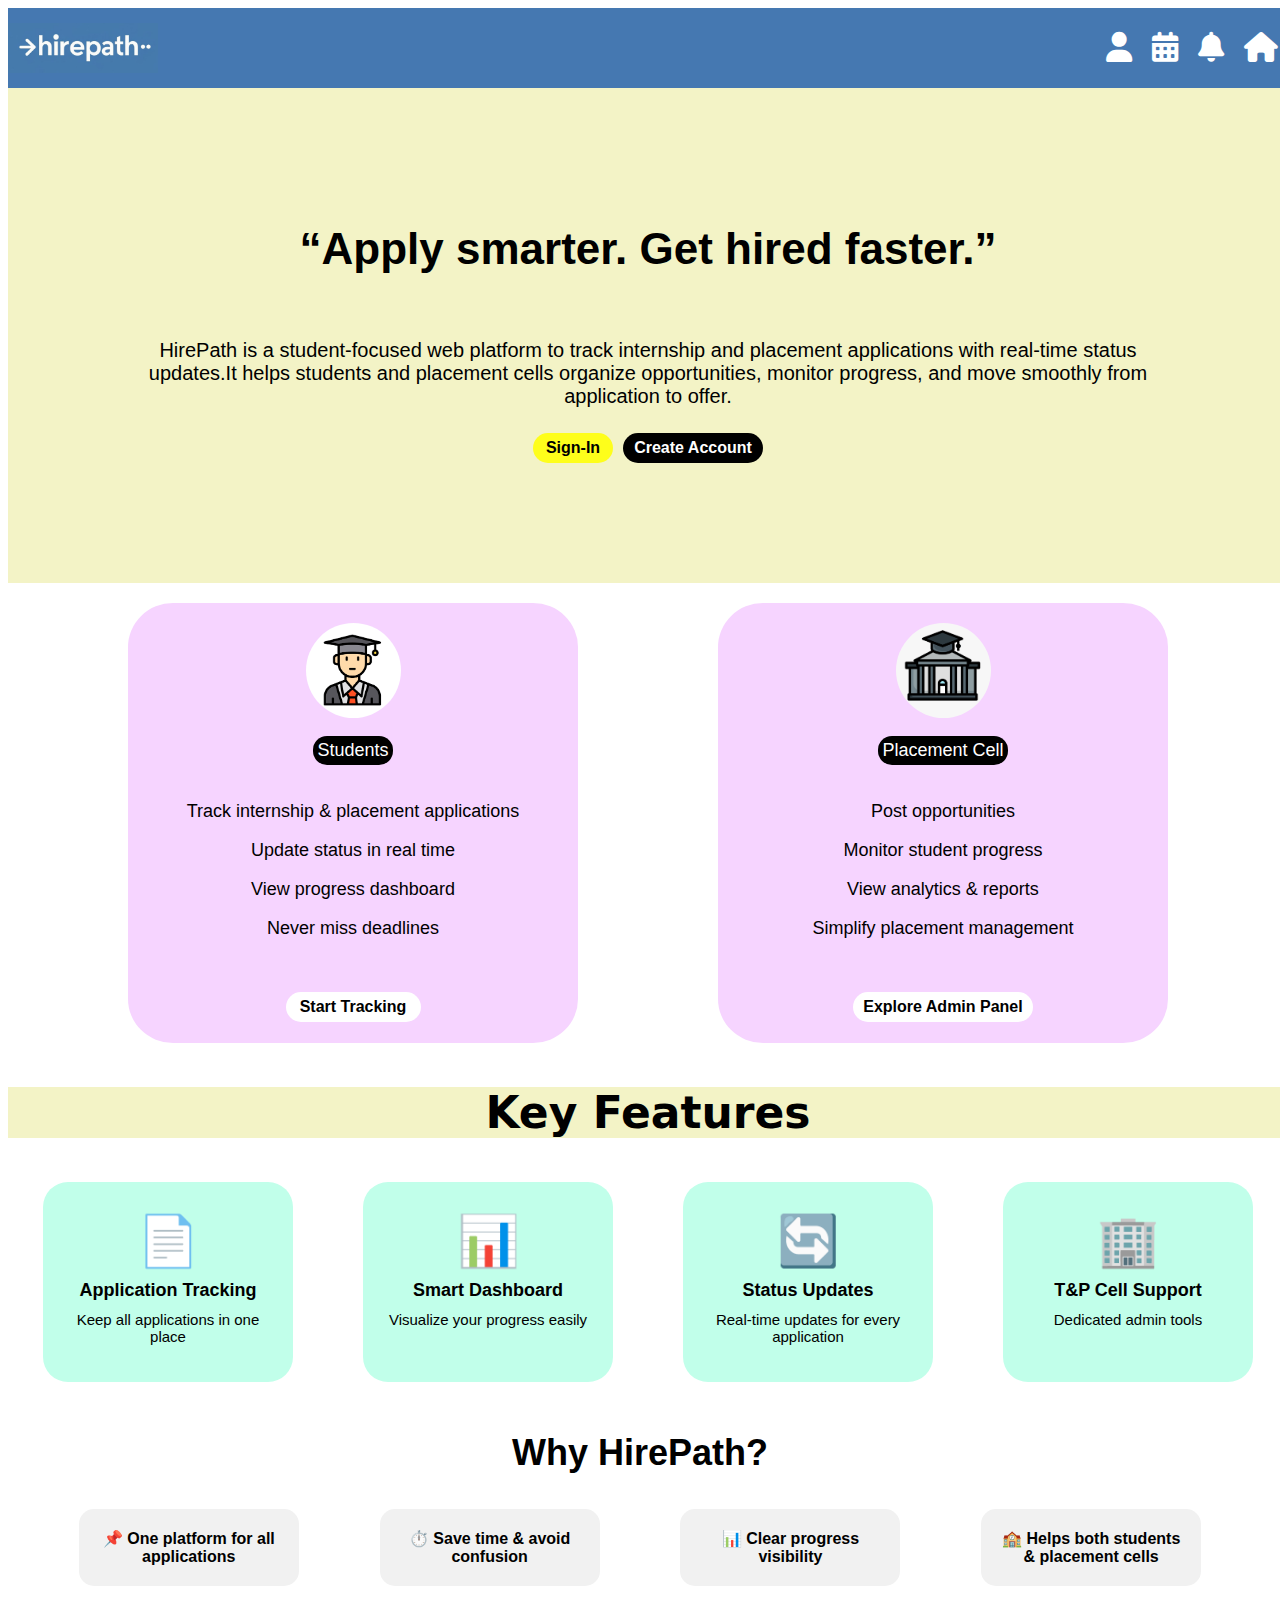
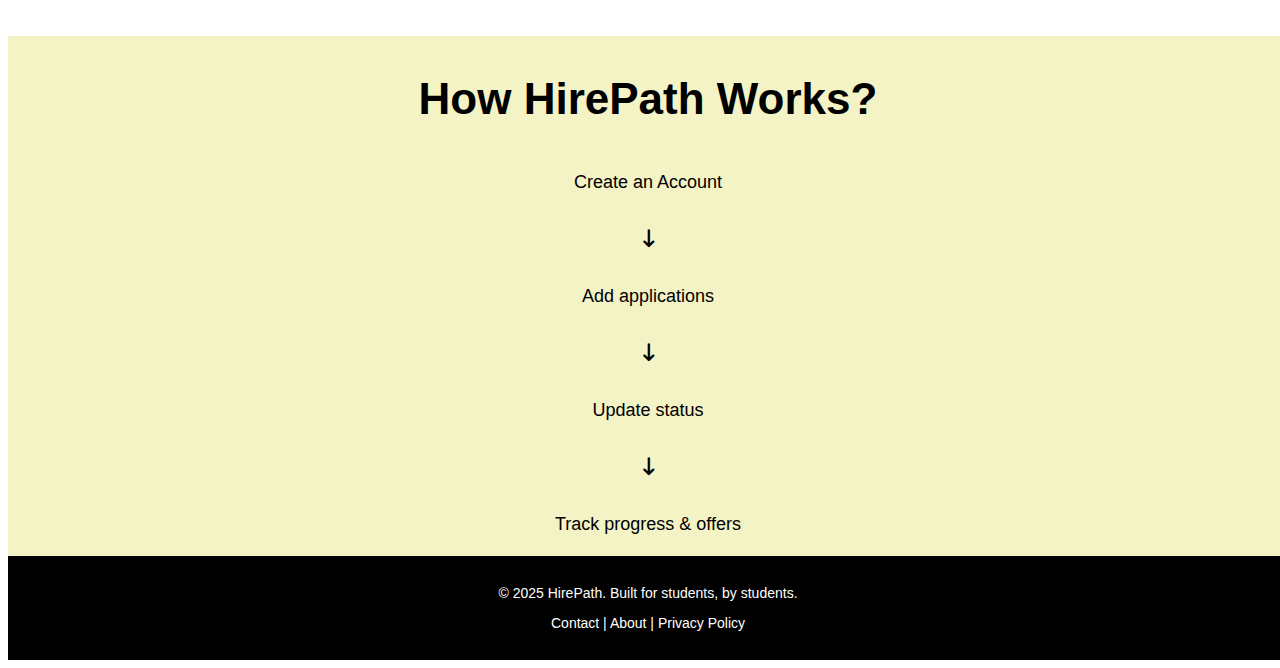
<file: index.html>
<!DOCTYPE html>
<html lang="en">
<head>
    <meta charset="UTF-8">
    <meta name="viewport" content="width=device-width, initial-scale=1.0">
    <link rel="stylesheet" href="style.css">
    <link rel="stylesheet" href="https://cdnjs.cloudflare.com/ajax/libs/font-awesome/6.0.0/css/all.min.css">
    <title>Welcome to Hirepath</title>
</head>
<body>
    <header>
        <div class="navbar">
            <div class="logo"></div>
            <div class="nav-items">
                <div class="nav-home"><a href="index.html" class="home border"><i class="fa-solid fa-house" title="Home"></i></a></div>
                <div class="nav-bell"><a href="#" class="bell border"><i class="fa-solid fa-bell" title="Notifications"></i></a></div>
                <div class="nav-events"><a href="#" class="events border"><i class="fa-solid fa-calendar-days" title="Events"></i></a></div>
                <div class="nav-profile"><a href="profile.html" class="profile border"><i class="fa-solid fa-user" title="Profile"></i></a></div>
            </div>
        </div>
    </header>
    <main>
        <div class="box1">
            <p class="tagline">“Apply smarter. Get hired faster.”</p>
            <p class="explain">HirePath is a student-focused web platform to track internship and placement applications with real-time status updates.It helps students and placement cells organize opportunities, monitor progress, and move smoothly from application to offer.</p>
            <div class="signreg">
                <div class="sign-in"><a href="#" class="button1">Sign-In</a></div>
                <div class="register"><a href="register.html" class="button2">Create Account</a></div>
            </div>
        </div>
        <div class="box2">
            <div class="student effect1">
                <div class="stuicon"></div>
                <p class="head-icon">Students</p>
                <div class="stu-features">
                    <p>Track internship & placement applications</p>
                    <p>Update status in real time</p>
                    <p>View progress dashboard</p>
                    <p>Never miss deadlines</p>
                </div>
                <a href="student-dashboard.html" class="stu-button effect1">Start Tracking</a>
            </div>
            <div class="college effect1">
                <div class="collicon"></div>
                <p class="head-icon">Placement Cell</p>
                <div class="coll-features">
                    <p>Post opportunities</p>
                    <p>Monitor student progress</p>
                    <p>View analytics & reports</p>
                    <p>Simplify placement management</p>
                </div>
                <a href="admin.html" class="coll-button effect1">Explore Admin Panel</a>
            </div>
        </div>
        <p class="head-feat">Key Features</p>
        <div class="features">
            <div class="febox">
                <div class="feat-icon">📄</div>
                <div class="fehead">Application Tracking</div>
                <div class="fetext">Keep all applications in one place</div>
            </div>
            <div class="febox">
                <div class="feat-icon">📊</div>
                <div class="fehead">Smart Dashboard</div>
                <div class="fetext">Visualize your progress easily</div>
            </div>
            <div class="febox">
                <div class="feat-icon">🔄</div>
                <div class="fehead">Status Updates</div>
                <div class="fetext">Real-time updates for every application</div>
            </div>
            <div class="febox">
                <div class="feat-icon">🏢</div>
                <div class="fehead">T&P Cell Support</div>
                <div class="fetext">Dedicated admin tools</div>
            </div>
        </div>
        <div>
            <section class="why">
                <h2>Why HirePath?</h2>
                <div class="why-grid">
                    <div class="why-card">📌 One platform for all applications</div>
                    <div class="why-card">⏱️ Save time & avoid confusion</div>
                    <div class="why-card">📊 Clear progress visibility</div>
                    <div class="why-card">🏫 Helps both students & placement cells</div>
                </div>
            </section>
            <div class="working">
                <div class="work-head">How HirePath Works?</div>
                <div class="work-flow">
                    <p>Create an Account</p>
                    <p><i class="fa-solid fa-arrow-down-long"></i></p>
                    <p>Add applications</p>
                    <p><i class="fa-solid fa-arrow-down-long"></i></p>
                    <p>Update status</p>
                    <p><i class="fa-solid fa-arrow-down-long"></i></p>
                    <p>Track progress & offers</p>
                </div>
            </div>
        </div>
    </main>
    <footer class="footer">
        <p>© 2025 HirePath. Built for students, by students.</p>
        <p>Contact | About | Privacy Policy</p>
    </footer>

</body>
</html>
</file>
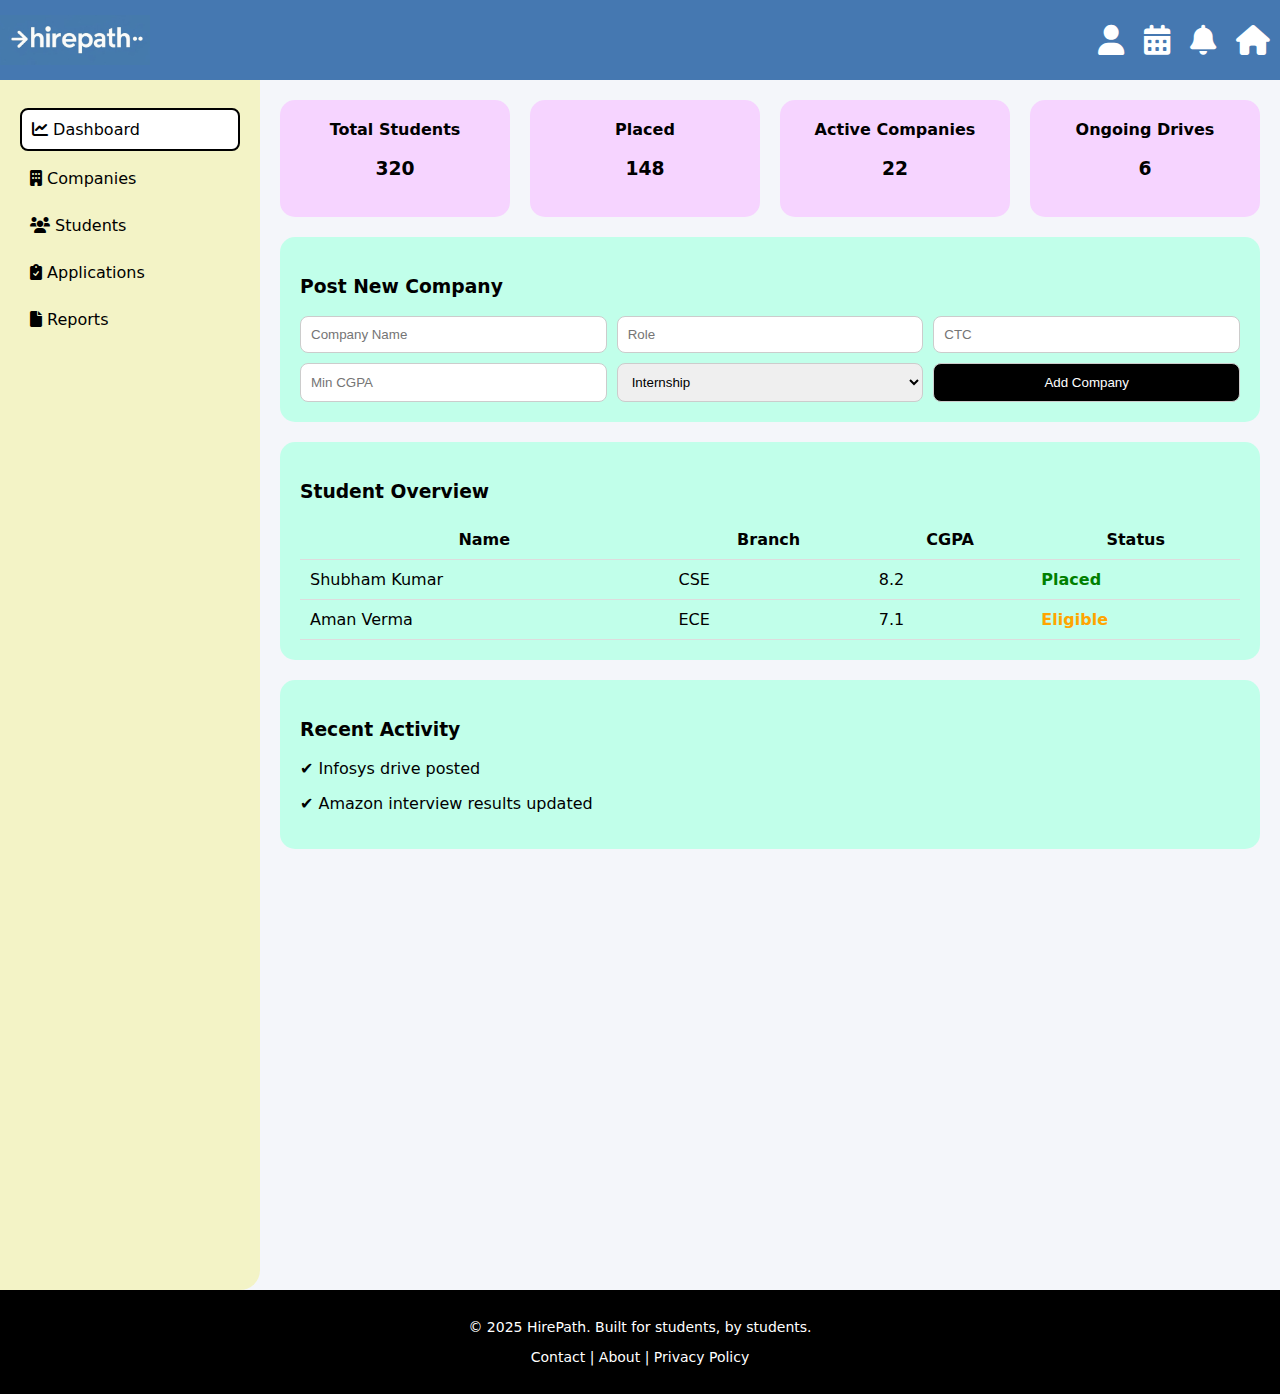
<file: admin.html>
<!DOCTYPE html>
<html lang="en">
<head>
  <meta charset="UTF-8">
  <title>HirePath | Admin Dashboard</title>
  <link rel="stylesheet" href="admin.css">
  <link rel="stylesheet" href="https://cdnjs.cloudflare.com/ajax/libs/font-awesome/6.0.0/css/all.min.css">
</head>
<body>
    <header>
        <div class="navbar">
            <div class="logo"></div>
            <div class="nav-items">
                <div class="nav-home"><a href="index.html" class="home border"><i class="fa-solid fa-house" title="Home"></i></a></div>
                <div class="nav-bell"><a href="#" class="bell border"><i class="fa-solid fa-bell" title="Notifications"></i></a></div>
                <div class="nav-events"><a href="#" class="events border"><i class="fa-solid fa-calendar-days" title="Events"></i></a></div>
                <div class="nav-profile"><a href="profile.html" class="profile border"><i class="fa-solid fa-user" title="Profile"></i></a></div>
            </div>
        </div>
    </header>

<div class="admin-container">
  <aside class="sidebar">
    <a class="active"><i class="fa fa-chart-line"></i> Dashboard</a>
    <a><i class="fa fa-building"></i> Companies</a>
    <a><i class="fa fa-users"></i> Students</a>
    <a><i class="fa fa-clipboard-check"></i> Applications</a>
    <a><i class="fa fa-file"></i> Reports</a>
  </aside>

  <!-- MAIN CONTENT -->
  <main class="content">

    <!-- STATS -->
    <section class="stats">
      <div class="stat-card">Total Students <h3>320</h3></div>
      <div class="stat-card">Placed <h3>148</h3></div>
      <div class="stat-card">Active Companies <h3>22</h3></div>
      <div class="stat-card">Ongoing Drives <h3>6</h3></div>
    </section>

    <!-- COMPANY MANAGEMENT -->
    <section class="panel">
      <h3>Post New Company</h3>
      <div class="form-grid">
        <input placeholder="Company Name">
        <input placeholder="Role">
        <input placeholder="CTC">
        <input placeholder="Min CGPA">
        <select>
          <option>Internship</option>
          <option>Placement</option>
        </select>
        <button>Add Company</button>
      </div>
    </section>

    <!-- STUDENT TABLE -->
    <section class="panel">
      <h3>Student Overview</h3>
      <table>
        <tr>
          <th>Name</th>
          <th>Branch</th>
          <th>CGPA</th>
          <th>Status</th>
        </tr>
        <tr>
          <td>Shubham Kumar</td>
          <td>CSE</td>
          <td>8.2</td>
          <td class="placed">Placed</td>
        </tr>
        <tr>
          <td>Aman Verma</td>
          <td>ECE</td>
          <td>7.1</td>
          <td class="pending">Eligible</td>
        </tr>
      </table>
    </section>

    <!-- ACTIVITY -->
    <section class="panel">
      <h3>Recent Activity</h3>
      <p>✔ Infosys drive posted</p>
      <p>✔ Amazon interview results updated</p>
    </section>

  </main>
</div>
    <footer class="footer">
        <p>© 2025 HirePath. Built for students, by students.</p>
        <p>Contact | About | Privacy Policy</p>
    </footer>
</body>
</html>
</file>
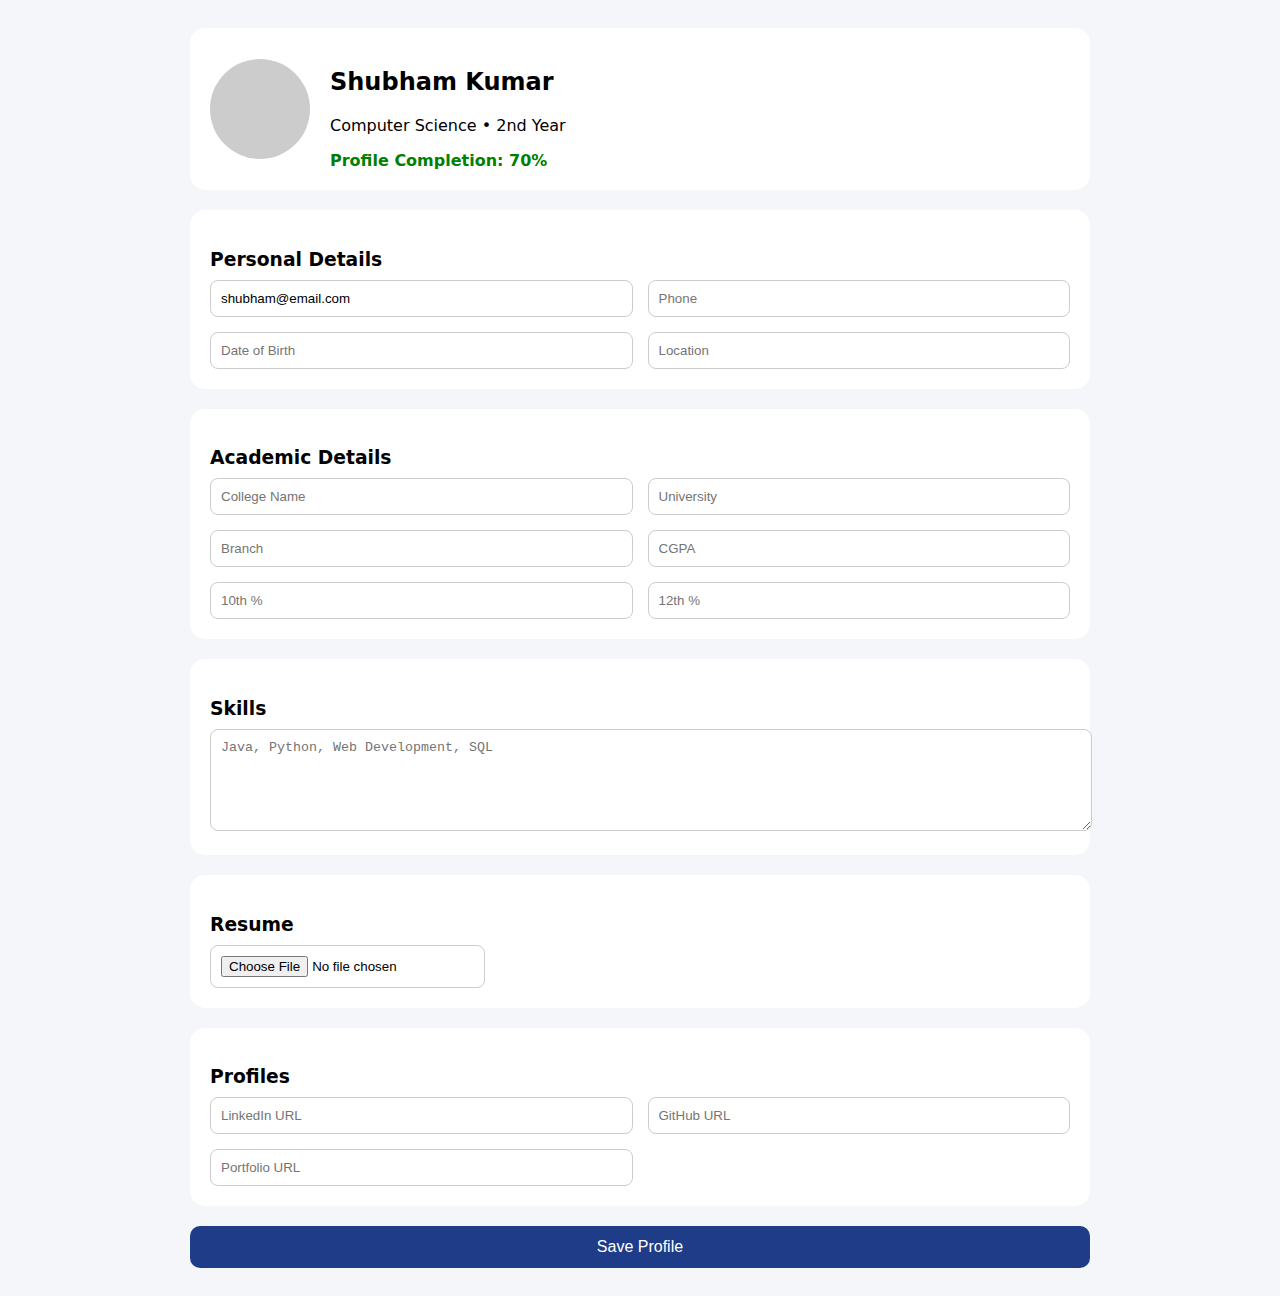
<file: hint.html>
<!DOCTYPE html>
<html lang="en">
<head>
  <meta charset="UTF-8">
  <title>HirePath | Profile</title>
  <link rel="stylesheet" href="hint.css">
</head>
<body>

<div class="profile-container">

  <!-- PROFILE HEADER -->
  <section class="profile-header">
    <div class="avatar"></div>
    <div>
      <h2>Shubham Kumar</h2>
      <p>Computer Science • 2nd Year</p>
      <span class="progress">Profile Completion: 70%</span>
    </div>
  </section>

  <!-- PERSONAL DETAILS -->
  <section class="profile-section">
    <h3>Personal Details</h3>
    <div class="grid">
      <input placeholder="Email" value="shubham@email.com">
      <input placeholder="Phone">
      <input placeholder="Date of Birth">
      <input placeholder="Location">
    </div>
  </section>

  <!-- ACADEMIC DETAILS -->
  <section class="profile-section">
    <h3>Academic Details</h3>
    <div class="grid">
      <input placeholder="College Name">
      <input placeholder="University">
      <input placeholder="Branch">
      <input placeholder="CGPA">
      <input placeholder="10th %">
      <input placeholder="12th %">
    </div>
  </section>

  <!-- SKILLS -->
  <section class="profile-section">
    <h3>Skills</h3>
    <textarea placeholder="Java, Python, Web Development, SQL"></textarea>
  </section>

  <!-- RESUME -->
  <section class="profile-section">
    <h3>Resume</h3>
    <input type="file">
  </section>

  <!-- LINKS -->
  <section class="profile-section">
    <h3>Profiles</h3>
    <div class="grid">
      <input placeholder="LinkedIn URL">
      <input placeholder="GitHub URL">
      <input placeholder="Portfolio URL">
    </div>
  </section>

  <!-- SAVE -->
  <button class="save-btn">Save Profile</button>

</div>

</body>
</html>
</file>
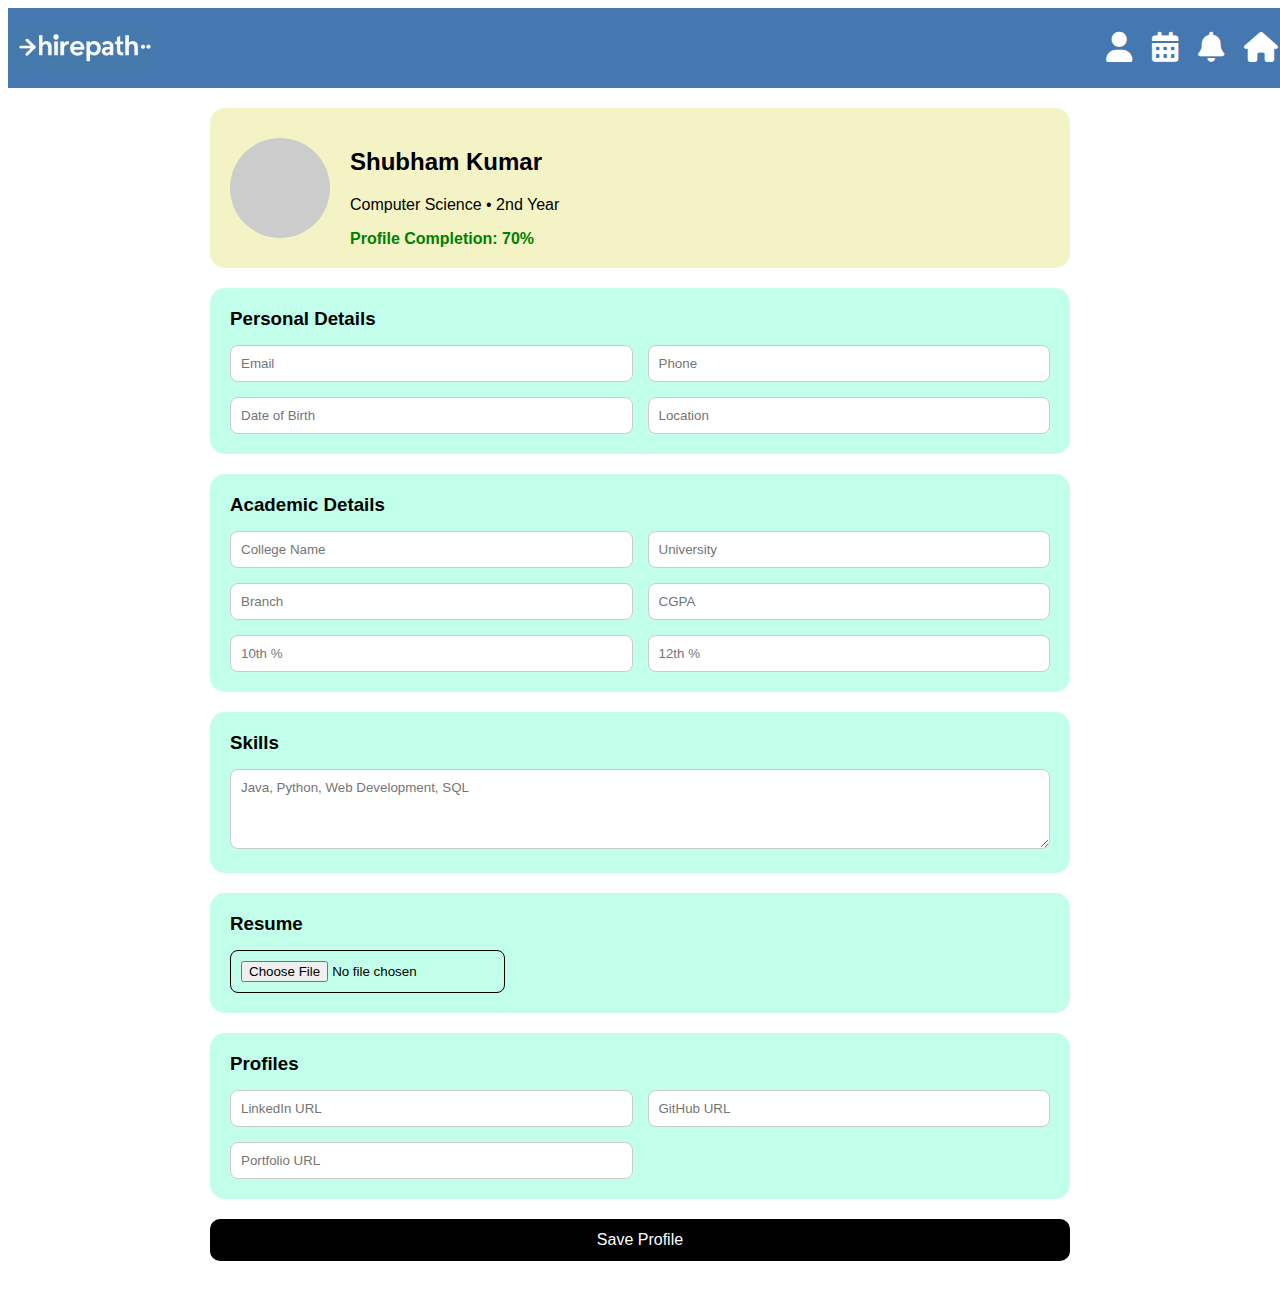
<file: profile.html>
<!DOCTYPE html>
<html lang="en">
<head>
  <meta charset="UTF-8">
  <title>HirePath | Profile</title>
  <link rel="stylesheet" href="profile.css">
  <link rel="stylesheet" href="https://cdnjs.cloudflare.com/ajax/libs/font-awesome/6.0.0/css/all.min.css">
</head>
<body>
    <header>
        <div class="navbar">
            <div class="logo"></div>
            <div class="nav-items">
                <div class="nav-home"><a href="index.html" class="home border"><i class="fa-solid fa-house" title="Home"></i></a></div>
                <div class="nav-bell"><a href="#" class="bell border"><i class="fa-solid fa-bell" title="Notifications"></i></a></div>
                <div class="nav-events"><a href="#" class="events border"><i class="fa-solid fa-calendar-days" title="Events"></i></a></div>
                <div class="nav-profile"><a href="profile.html" class="profile border"><i class="fa-solid fa-user" title="Profile"></i></a></div>
            </div>
        </div>
    </header>
    <main>
        <div class="profile-container">
        <section class="profile-header">
            <div class="avatar"></div>
            <div class="avatar-details">
            <h2>Shubham Kumar</h2>
            <p>Computer Science • 2nd Year</p>
            <span class="progress">Profile Completion: 70%</span>
            </div>
        </section>

        <section class="profile-section">
            <h3>Personal Details</h3>
            <div class="grid">
            <input placeholder="Email">
            <input placeholder="Phone">
            <input placeholder="Date of Birth">
            <input placeholder="Location">
            </div>
        </section>

        <section class="profile-section">
            <h3>Academic Details</h3>
            <div class="grid">
            <input placeholder="College Name">
            <input placeholder="University">
            <input placeholder="Branch">
            <input placeholder="CGPA">
            <input placeholder="10th %">
            <input placeholder="12th %">
            </div>
        </section>

        <section class="profile-section">
            <h3>Skills</h3>
            <textarea placeholder="Java, Python, Web Development, SQL"></textarea>
        </section>

        <section class="profile-section">
            <h3>Resume</h3>
            <input type="file" class="file">
        </section>

        <section class="profile-section">
            <h3>Profiles</h3>
            <div class="grid">
            <input placeholder="LinkedIn URL">
            <input placeholder="GitHub URL">
            <input placeholder="Portfolio URL">
            </div>
        </section>

        <button class="save-btn">Save Profile</button>

        </div>
    </main>
    

</body>
</html>
</file>
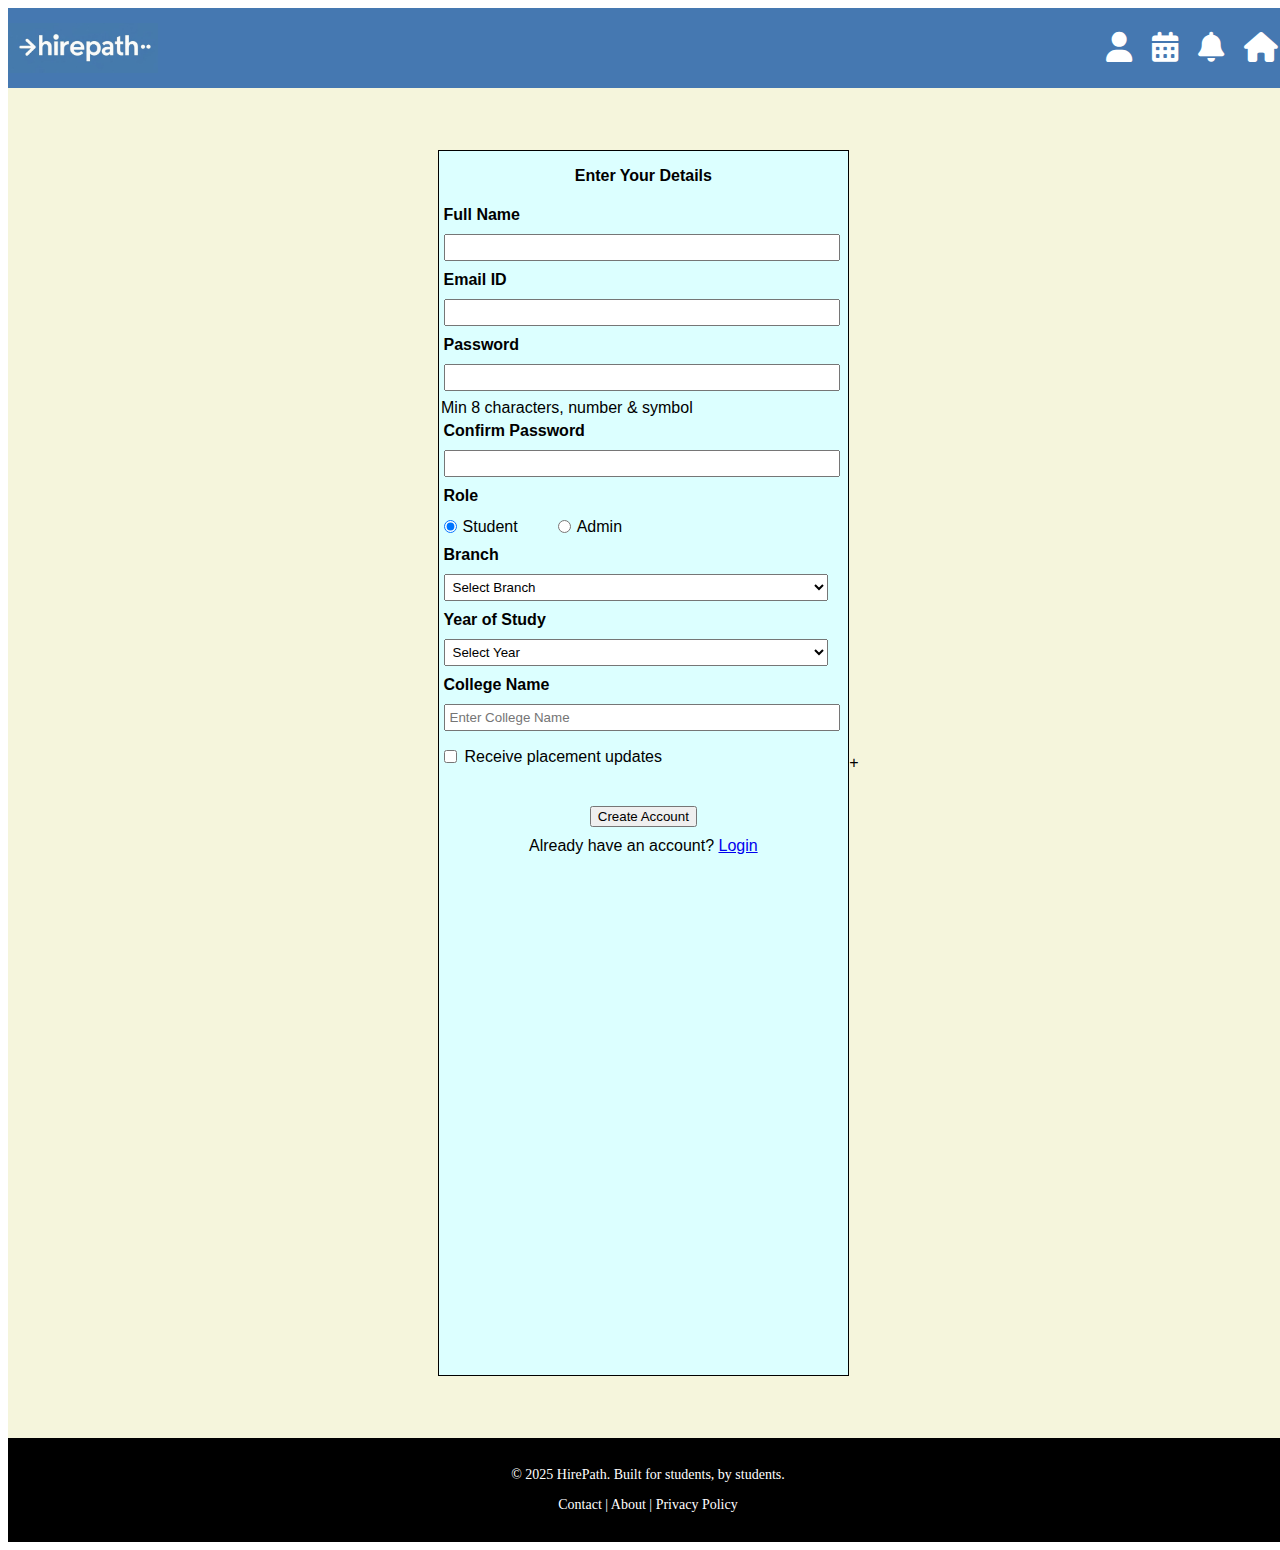
<file: register.html>
<!DOCTYPE html>
<html lang="en">
<head>
    <meta charset="UTF-8">
    <meta name="viewport" content="width=device-width, initial-scale=1.0">
    <link rel="stylesheet" href="register.css">
    <link rel="stylesheet" href="https://cdnjs.cloudflare.com/ajax/libs/font-awesome/6.0.0/css/all.min.css">
    <title>Register</title>
</head>
<body>
    <div class="navbar">
        <div class="nav-logo"></div>
        <div class="nav-items">
            <div class="nav-home"><a href="index.html" class="home border"><i class="fa-solid fa-house"></i></a></div>
            <div class="nav-bell"><a href="#" class="bell border"><i class="fa-solid fa-bell"></i></a></div>
            <div class="nav-events"><a href="#" class="events border"><i class="fa-solid fa-calendar-days"></i></a></div>
            <div class="nav-profile"><a href="profile.html" class="profile border"><i class="fa-solid fa-user"></i></a></div>
        </div>
    </div>
    <div class="body">
        <div class="reg-form">
            <div class="bar">
                <div class="logo"></div>
            </div>
            <p id="dark">Enter Your Details</p>
            <form>
                <label>Full Name</label>
                <input type="text" required>
                <label>Email ID</label>
        <input type="email" required>

        <!-- Password -->
        <label>Password</label>
        <input type="password" required>
        <div class="hint">Min 8 characters, number & symbol</div>

        <!-- Confirm Password -->
        <label>Confirm Password</label>
        <input type="password" required>

        <!-- Role -->
<label>Role</label>
<div class="role-group">
    <label class="option">
        <input type="radio" name="role" value="student" checked onclick="toggleRole()">
        Student
    </label>

    <label class="option">
        <input type="radio" name="role" value="admin" onclick="toggleRole()">
        Admin
    </label>
</div>

<!-- Student Fields -->
<div id="studentFields">
    <label>Branch</label>
    <select>
        <option>Select Branch</option>
        <option>CSE</option>
        <option>IT</option>
        <option>ECE</option>
        <option>EE</option>
    </select>

    <label>Year of Study</label>
    <select>
        <option>Select Year</option>
        <option>1st Year</option>
        <option>2nd Year</option>
        <option>3rd Year</option>
        <option>4th Year</option>
    </select>
</div>
<div id="adminFields" class="hidden">
            <label>College Name</label>
            <input type="text" placeholder="Enter College Name">
        </div>

<!-- Checkbox -->
<label class="checkbox-option">
    <input type="checkbox">
    Receive placement updates
</label>

            
        <div class="button"><button type="submit" class="button">Create Account</button></div>

        <div class="login-link">
            Already have an account? <a href="#">Login</a>
        </div>

    </form>
</div>

<script>
function toggleRole() {
    const role = document.querySelector('input[name="role"]:checked').value;

    document.getElementById("studentFields").style.display =
        role === "student" ? "block" : "none";

    document.getElementById("adminFields").style.display =
        role === "admin" ? "block" : "none";
}
</script>+
            </form>
        </div>
    </div>
    <footer class="footer">
        <p>© 2025 HirePath. Built for students, by students.</p>
        <p>Contact | About | Privacy Policy</p>
    </footer>
</body>
</html>
</file>
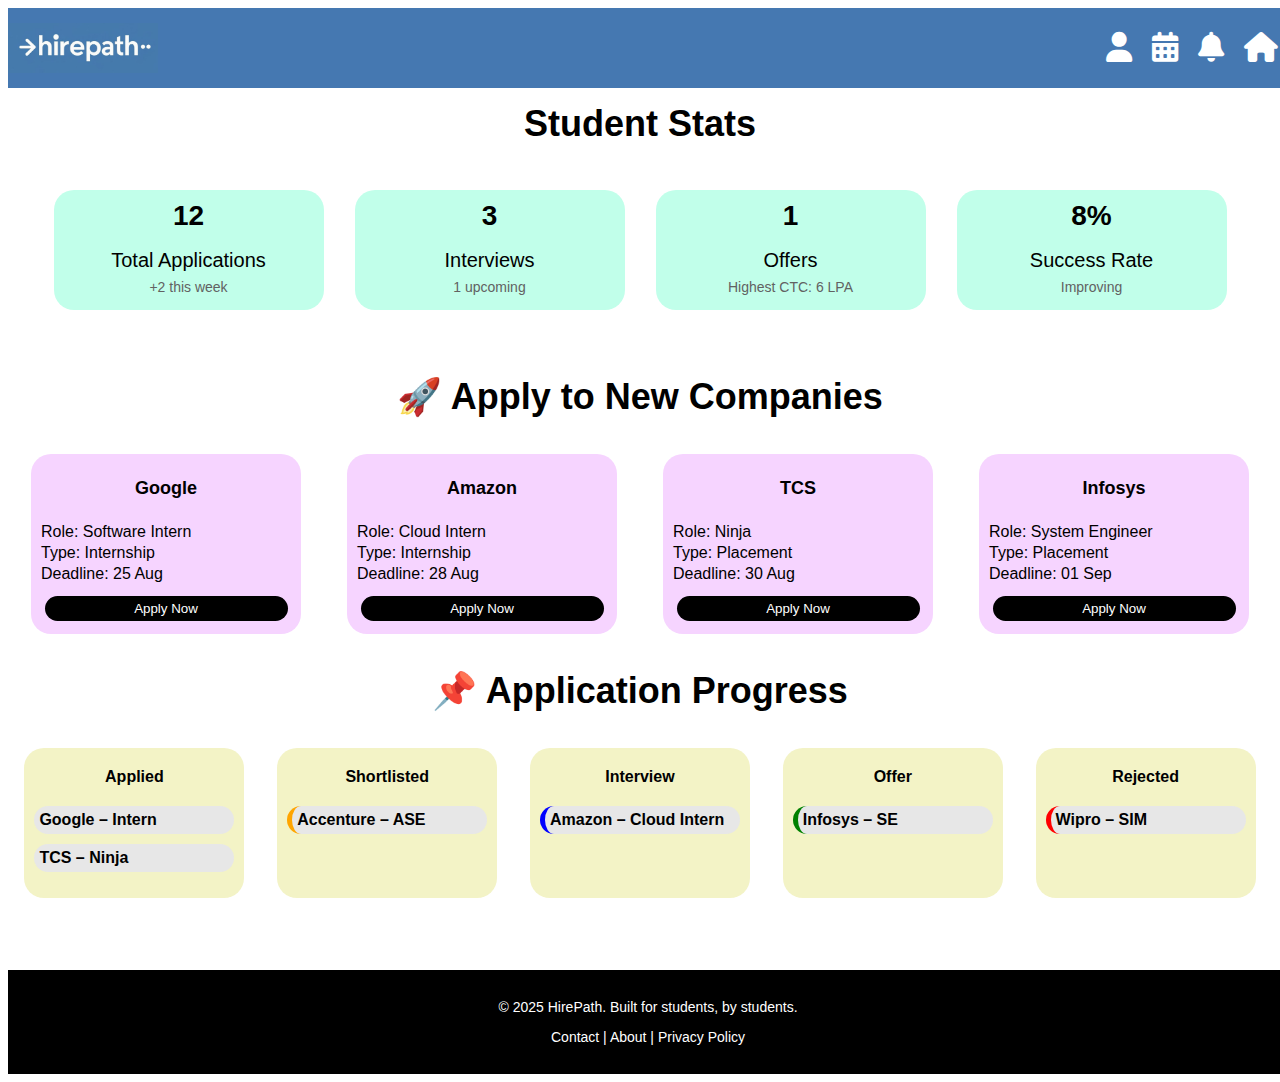
<file: student-dashboard.html>
<!DOCTYPE html>
<html lang="en">
<head>
    <meta charset="UTF-8">
    <meta name="viewport" content="width=device-width, initial-scale=1.0">
    <link rel="stylesheet" href="student-dashboard.css">
    <link rel="stylesheet" href="https://cdnjs.cloudflare.com/ajax/libs/font-awesome/6.0.0/css/all.min.css">
    <title>Student Dashboard | Hirepath</title>
</head>
<body>
    <header>
        <div class="navbar">
            <div class="logo"></div>
            <div class="nav-items">
                <div class="nav-home"><a href="index.html" class="home border"><i class="fa-solid fa-house" title="Home"></i></a></div>
                <div class="nav-bell"><a href="#" class="bell border"><i class="fa-solid fa-bell" title="Notifications"></i></a></div>
                <div class="nav-events"><a href="#" class="events border"><i class="fa-solid fa-calendar-days" title="Events"></i></a></div>
                <div class="nav-profile"><a href="profile.html" class="profile border"><i class="fa-solid fa-user" title="Profile"></i></a></div>
            </div>
        </div>
    </header>
    <main class="body">
        <h1 style="text-align: center;">Student Stats</h1>
        <div class="stu-stats">
            <section class="stats">
                <div class="stat-card">
                    <h3>12</h3>
                    <p>Total Applications</p>
                    <small>+2 this week</small>
                </div>
                <div class="stat-card">
                    <h3>3</h3>
                    <p>Interviews</p>
                    <small>1 upcoming</small>
                </div>
                <div class="stat-card">
                    <h3>1</h3>
                    <p>Offers</p>
                    <small>Highest CTC: 6 LPA</small>
                </div>
                <div class="stat-card">
                    <h3>8%</h3>
                    <p>Success Rate</p>
                    <small>Improving</small>
                </div>
            </section>
        </div>
        <section class="apply-section">
        <h3>🚀 Apply to New Companies</h3>
        <div class="company-grid">
            <div class="company-card">
                <h4>Google</h4>
                <p>Role: Software Intern</p>
                <p>Type: Internship</p>
                <p>Deadline: 25 Aug</p>
                <button class="apply-btn">Apply Now</button>
            </div>

            <div class="company-card">
                <h4>Amazon</h4>
                <p>Role: Cloud Intern</p>
                <p>Type: Internship</p>
                <p>Deadline: 28 Aug</p>
                <button class="apply-btn">Apply Now</button>
            </div>

            <div class="company-card">
                <h4>TCS</h4>
                <p>Role: Ninja</p>
                <p>Type: Placement</p>
                <p>Deadline: 30 Aug</p>
                <button class="apply-btn">Apply Now</button>
            </div>

            <div class="company-card">
                <h4>Infosys</h4>
                <p>Role: System Engineer</p>
                <p>Type: Placement</p>
                <p>Deadline: 01 Sep</p>
                <button class="apply-btn">Apply Now</button>
            </div>

        </div>
    </section>
    <section class="kanban">
        <h3>📌 Application Progress</h3>
        <div class="kanban-board">

            <div class="column">
                <h4>Applied</h4>
                <div class="card">Google – Intern</div>
                <div class="card">TCS – Ninja</div>
            </div>

            <div class="column">
                <h4>Shortlisted</h4>
                <div class="card highlight">Accenture – ASE</div>
            </div>

            <div class="column">
                <h4>Interview</h4>
                <div class="card interview">Amazon – Cloud Intern</div>
            </div>

            <div class="column">
                <h4>Offer</h4>
                <div class="card success">Infosys – SE</div>
            </div>

            <div class="column">
                <h4>Rejected</h4>
                <div class="card rejected">Wipro – SIM</div>
            </div>

        </div>
    </section>
    </main>
    <footer class="footer">
        <p>© 2025 HirePath. Built for students, by students.</p>
        <p>Contact | About | Privacy Policy</p>
    </footer>
</body>
</html>
</file>
<file: style.css>
*{
    font-family: Arial, Helvetica, sans-serif;
    box-sizing: border-box;
}
.navbar{
    display: flex;
    background-color: #4578b1;
    height: 80px;
    width: 100vw;
    align-items: center;
    justify-content: space-between;
}
.logo{
    height: 50px;
    width: 150px;
    background-image: url("hirepath_logo.png");
    background-size: cover;
}
.nav-items{
    display: flex;
    flex-direction: row-reverse;
    position: static;
}
.home{
    color: white;
    font-size: 30px;
    margin: 10px;
}
.bell{
    color: white;
    font-size: 30px;
    margin: 10px;
}
.events{
    color: white;
    font-size: 30px;
    margin: 10px;
}
.profile{
    color: white;
    font-size: 30px;
    margin: 10px;
}
.border:hover{
    border: 1.5px solid white;
}
.signreg{
    display: flex;
}
.sign-in{
    height: 30px;
    width: 80px;
    background-color: rgba(255, 255, 1, 0.872);
    color: black;
    display: flex;
    align-items: center;
    justify-content: center;
    font-size: 16px;
    font-weight: 700;
    border-radius: 15px;
    margin: 5px;
}
.sign-in:hover{
    border: 2px solid black;
}
.register{
    height: 30px;
    width: 140px;
    background-color: rgb(0, 0, 0);
    color: white;
    display: flex;
    align-items: center;
    justify-content: center;
    font-size: 16px;
    font-weight: 700;
    border-radius: 15px;
    margin: 5px;
}
.register:hover{
    border: 2px solid white;
}
.button1{
    text-decoration: none;
    color: black;
}
.button2{
    text-decoration: none;
    color: white;
}
.box1{
    height:55vh;
    width: 100vw;
    padding-left: 10vw;
    padding-right: 10vw;
    background-color:rgb(243, 243, 198);
    display: flex;
    text-align: center;
    flex-direction: column;
    justify-content: center;
    align-items: center;
}
.tagline{
    font-size: 44px;
    font-weight: 700;
    margin: 20px;
}
.explain{
    font-size: 20px;
    margin-top: 45px;
}
.box2{
    height: 460px;
    width: 100vw;
    display: flex;
    justify-content: space-evenly;
}
.student{
    background-color: rgb(246, 212, 255);
    height: 440px;
    width: 450px;
    margin: 20px;
    border-radius: 10%;
    display: flex;
    flex-direction: column;
    align-items: center;
}
.stu-button{
    height: 30px;
    font-size: 16px;
    width: 135px;
    color: black;
    background-color: white;
    border-radius: 15px;
    text-decoration: none;
    display: flex;
    align-items: center;
    justify-content: center;
    font-weight: 700;
    margin-top: 35px;
}
.stu-features{
    font-size: 18px;
    text-align: center;
}
.college{
    background-color: rgb(246, 212, 255);
    height: 440px;
    width: 450px;
    margin: 20px;
    border-radius: 10%;
    display: flex;
    flex-direction: column;
    align-items: center;
}
.coll-features{
    font-size: 18px;
    text-align: center;
}
.coll-button{
    height: 30px;
    font-size: 16px;
    width: 180px;
    color: black;
    background-color: white;
    border-radius: 15px;
    text-decoration: none;
    display: flex;
    align-items: center;
    justify-content: center;
    font-weight: 700;
    margin-top: 35px;
}
.effect1:hover{
    border: 2px solid black;
}
.stuicon{
    height: 95px;
    width: 95px;
    border-radius: 50%;
    margin-top: 20px;;
    background-image: url("stuicon.png");
    background-size: cover;
}
.collicon{
    height: 95px;
    width: 95px;
    border-radius: 50%;
    margin-top: 20px;
    background-image: url("collicon.png");
    background-size: contain;
}
.head-icon{
    font-size: 18px;
    display: inline-block;
    background-color: black;
    color: white;
    border-radius: 14px;
    padding: 4px;
}
.features{
    height: 180px;
    width: 100vw;
    display: flex;
    justify-content: space-around;
}
.head-feat{
    background-color: rgb(243, 243, 198);
    color: black;
    font-family: system-ui, -apple-system, BlinkMacSystemFont, 'Segoe UI', Roboto, Oxygen, Ubuntu, Cantarell, 'Open Sans', 'Helvetica Neue', sans-serif;
    font-size: 44px;
    font-weight: 700;
    text-align: center;
    width: 100vw;
}
.febox{
    width: 250px;
    height: 200px;
    border-radius: 25px;
    background-color: rgb(193, 255, 234);
    display: flex;
    flex-direction: column;
    align-items: center;
    padding: 25px;
}
.feat-icon{
    font-size: 50px;
    margin: 5px;
    border-radius: 50%;
    background-size: cover;
}
.fehead{
    font-size: 18px;
    font-weight: 700;
    margin: 5px;
    margin-bottom: 10px;
}
.fetext{
    font-size: 15px;
    text-align: center;
}
.working{
    background-color:rgb(243, 243, 198);
    color: black;
    width: 100vw;
    padding: 3vw;
    height: 520px;
}
.work-head{
    font-size: 44px;
    font-weight: 700;
    text-align: center;
    margin-bottom: 30px;
}
.work-flow{
    display: flex;
    font-size: large;
    flex-direction: column;
    justify-content: center;
    align-items: center;
}
.why{
    background-color: white;
    padding: 40px 0;
    text-align: center;
}
.why h2{
    font-size: 36px;
    margin-bottom: 25px;
}
.why-grid{
    display: flex;
    justify-content: space-evenly;
    flex-wrap: wrap;
}
.why-card{
    background-color: #f1f1f1;
    padding: 20px;
    width: 220px;
    margin: 10px;
    border-radius: 15px;
    font-weight: 600;
}
.footer{
    background-color: black;
    color: white;
    text-align: center;
    padding: 15px 0 15px 0;
    font-size: 14px;
    width: 100vw;
}
.febox:hover, .student:hover, .college:hover{
    transform: translateY(-5px);
    transition: 0.3s ease;
}
</file>
<file: admin.css>
body{
  margin:0;
  font-family: system-ui;
  background:#f4f6fa;
}
.navbar{
    display: flex;
    background-color: #4578b1;
    height: 80px;
    width: 100vw;
    align-items: center;
    justify-content: space-between;
}
.logo{
    height: 50px;
    width: 150px;
    background-image: url("hirepath_logo.png");
    background-size: cover;
}
.nav-items{
    display: flex;
    flex-direction: row-reverse;
    position: static;
}
.home{
    color: white;
    font-size: 30px;
    margin: 10px;
}
.bell{
    color: white;
    font-size: 30px;
    margin: 10px;
}
.events{
    color: white;
    font-size: 30px;
    margin: 10px;
}
.profile{
    color: white;
    font-size: 30px;
    margin: 10px;
}
.border:hover{
    border: 1.5px solid white;
}
.admin-container{
  display:flex;
}

.sidebar{
  width:220px;
  background: rgb(243, 243, 198);
  color: black;
  height:130vh;
  padding:20px;
  border-bottom-right-radius: 20px ;
}

.sidebar h2{
  margin-bottom:30px;
}

.sidebar a{
  display:block;
  padding:10px;
  margin:8px 0;
  cursor:pointer;
}

.sidebar a:hover, .sidebar .active{
  background: white;
  border: 2px solid black;
  border-radius:8px;
}

.content{
  flex:1;
  padding:20px;
}

.stats{
  display:grid;
  grid-template-columns: repeat(4,1fr);
  gap:20px;
}

.stat-card{
  background: rgb(246, 212, 255);
  padding:20px;
  border-radius:15px;
  text-align:center;
  font-weight:600;
}
.stat-card:hover{
    transform: translateY(-5px);
    transition: 0.3s ease;
}
.panel{
  background:rgb(193, 255, 234);
  padding:20px;
  border-radius:15px;
  margin-top:20px;
}
.panel:hover{
    border: 2px solid black;
}
.form-grid{
  display:grid;
  grid-template-columns: repeat(3,1fr);
  gap:10px;
}
.panel button{
    background-color: black;
    color: white;
}
.panel button:hover{
    background-color: white;
    color: black;
    font-weight: 700;
    border: 2px solid black;
}
input, select, button{
  padding:10px;
  border-radius:8px;
  border:1px solid #ccc;
}

button{
  background:#1f3c88;
  color:white;
  cursor:pointer;
}

table{
  width:100%;
  border-collapse:collapse;
}

th, td{
  padding:10px;
  border-bottom:1px solid #ddd;
}

.placed{ color:green; font-weight:700; }
.pending{ color:orange; font-weight:700; }
.footer{
    background-color: black;
    color: white;
    text-align: center;
    padding: 15px 0 15px 0;
    font-size: 14px;
    width: 100vw;
}
</file>
<file: hint.css>
body{
  background:#f4f6fa;
  font-family: system-ui;
}

.profile-container{
  max-width: 900px;
  margin: auto;
  padding: 20px;
}

.profile-header{
  display: flex;
  align-items: center;
  gap: 20px;
  background: white;
  padding: 20px;
  border-radius: 15px;
}

.avatar{
  width: 100px;
  height: 100px;
  background: #ccc;
  border-radius: 50%;
}

.progress{
  color: green;
  font-weight: 600;
}

.profile-section{
  background: white;
  margin-top: 20px;
  padding: 20px;
  border-radius: 15px;
}

.profile-section h3{
  margin-bottom: 10px;
}

.grid{
  display: grid;
  grid-template-columns: repeat(2,1fr);
  gap: 15px;
}

input, textarea{
  padding: 10px;
  border-radius: 8px;
  border: 1px solid #ccc;
}

textarea{
  width: 100%;
  height: 80px;
}

.save-btn{
  margin-top: 20px;
  width: 100%;
  padding: 12px;
  background: #1f3c88;
  color: white;
  border: none;
  border-radius: 10px;
  font-size: 16px;
  cursor: pointer;
}
</file>
<file: profile.css>
*{
    box-sizing: border-box;
    font-family: Arial, Helvetica, sans-serif;
}
.navbar{
    display: flex;
    background-color: #4578b1;
    height: 80px;
    width: 100vw;
    align-items: center;
    justify-content: space-between;
}
.logo{
    height: 50px;
    width: 150px;
    background-image: url("hirepath_logo.png");
    background-size: cover;
}
.nav-items{
    display: flex;
    flex-direction: row-reverse;
    position: static;
}
.home{
    color: white;
    font-size: 30px;
    margin: 10px;
}
.bell{
    color: white;
    font-size: 30px;
    margin: 10px;
}
.events{
    color: white;
    font-size: 30px;
    margin: 10px;
}
.profile{
    color: white;
    font-size: 30px;
    margin: 10px;
}
.border:hover{
    border: 1.5px solid white;
}
.profile-container{
  max-width: 900px;
  margin: auto;
  padding: 20px;
}
.profile-header{
  display: flex;
  align-items: center;
  gap: 20px;
  background: rgb(243, 243, 198);
  padding: 20px;
  border-radius: 15px;
}
.avatar{
  width: 100px;
  height: 100px;
  background: #ccc;
  border-radius: 50%;
}
.progress{
  color: green;
  font-weight: 600;
}

.profile-section{
  background: rgb(193, 255, 234);
  margin-top: 20px;
  padding: 20px;
  border-radius: 15px;
}
.profile-section:hover{
    transform: translateY(-5px);
    transition: 0.3s ease;
    border: 2px solid black;
}
.profile-section h3{
  margin-bottom: 15px;
  margin-top: 0px;
}
.grid{
  display: grid;
  grid-template-columns: repeat(2,1fr);
  gap: 15px;
}
input, textarea{
  padding: 10px;
  border-radius: 8px;
  border: 1px solid #ccc;
}
textarea{
  width: 100%;
  height: 80px;
}
.save-btn{
  margin-top: 20px;
  width: 100%;
  padding: 12px;
  background: black;
  color: white;
  border: none;
  border-radius: 10px;
  font-size: 16px;
  cursor: pointer;
}
.save-btn:hover{
    background-color: white;
    color: black;
    border: 2px solid black;
    font-weight: 700;
}
.file{
    border: 1px solid black;
}
</file>
<file: register.css>
.body{
    height: 150vh;
    width: 100vw; 
    display: flex;
    align-items: center;
    justify-content: center;
    background-color: beige;
    font-size: 16px;
    font-family: Arial, Helvetica, sans-serif;
}
.navbar{
    display: flex;
    background-color: #4578b1;
    height: 80px;
    width: 100vw;
    align-items: center;
    justify-content: space-between;
}
.nav-logo{
    height: 50px;
    width: 150px;
    background-image: url("hirepath_logo.png");
    background-size: cover;
}
.nav-items{
    display: flex;
    flex-direction: row-reverse;
    position: static;
}
.home{
    color: white;
    font-size: 30px;
    margin: 10px;
}
.bell{
    color: white;
    font-size: 30px;
    margin: 10px;
}
.events{
    color: white;
    font-size: 30px;
    margin: 10px;
}
.profile{
    color: white;
    font-size: 30px;
    margin: 10px;
}
.border:hover{
    border: 1.5px solid white;
}
.reg-form{
    background-color:rgb(220, 255, 255) ;
    width: 32vw;
    height: 136vh;
    display: flex;
    flex-direction: column;
    border: 1px solid black;
}
label {
    font-weight: bold;
    margin-top: 8px;
    margin: 5px;
    display: block;
}

input, select {
    width: 30vw;
    padding: 4px;
    margin: 5px;
}
.hint{
    margin: 2.5px;
}
/* Role radio buttons */
.role-group {
    display: flex;
    gap: 30px;
    margin-top: 8px;
}

.option {
    display: flex;
    align-items: center;
    gap: 6px;
    font-weight: normal;
    cursor: pointer;
}

/* Checkbox */
.checkbox-option {
    display: flex;
    align-items: center;
    gap: 8px;
    margin-top: 12px;
    font-weight: normal;
}

/* Prevent inputs from stretching */
.option input,
.checkbox-option input {
    width: auto;
    margin: 0;
}
#dark{
    font-weight: 700;
    text-align: center;
}
.login-link{
    text-align: center;
}
.button{
    text-align: center;
    margin-top: 20px;
    margin-bottom: 5px;
}
.footer{
    background-color: black;
    color: white;
    text-align: center;
    padding: 15px 0 15px 0;
    font-size: 14px;
    width: 100vw;
}
</file>
<file: student-dashboard.css>
*{
    box-sizing: border-box;
    font-family: Arial, Helvetica, sans-serif;
}
.navbar{
    display: flex;
    background-color: #4578b1;
    height: 80px;
    width: 100vw;
    align-items: center;
    justify-content: space-between;
}
.logo{
    height: 50px;
    width: 150px;
    background-image: url("hirepath_logo.png");
    background-size: cover;
}
.nav-items{
    display: flex;
    flex-direction: row-reverse;
    position: static;
}
.home{
    color: white;
    font-size: 30px;
    margin: 10px;
}
.bell{
    color: white;
    font-size: 30px;
    margin: 10px;
}
.events{
    color: white;
    font-size: 30px;
    margin: 10px;
}
.profile{
    color: white;
    font-size: 30px;
    margin: 10px;
}
.border:hover{
    border: 1.5px solid white;
}
.body{
    background-color: white;
}
.body h1{
    font-size: 36px;
    margin: 15px;
}
.stu-stats{
    display: flex;
    padding: 30px;
}
.stu-stats h2{
    text-align: center;
}
.stats{
    width: 100vw;
    display: flex;
    justify-content: space-around;
}
.stat-card{
    height: 120px;
    width: 270px;
    border-radius: 20px;
    background-color: rgb(193, 255, 234);
    display: flex;
    flex-direction: column;
    text-align: center;
}
.stat-card h3{
    font-size: 28px;
    margin: 10px;
}
.stat-card p{
    font-size: 20px;
    margin: 7px;
}
.stat-card small{
    font-size: 14px;
    color: rgb(98, 98, 98);
}
.apply-section h3{
    font-size: 36px;
    text-align: center;
}
.company-grid{
    display: flex;
    justify-content: space-around;
}
.company-card{
    width: 270px;
    height: 180px;
    border-radius: 20px;
    text-align: center;
    background-color: rgb(246, 212, 255);
}
.company-card h4{
    font-size: 18px;
}
.company-card p{
    margin: 3px 0 3px 10px;
    text-align: left;
}
.apply-btn{
    margin-top: 10px;
    width: 90%;
    padding: 5px;
    background: black;
    color: white;
    border: none;
    border-radius: 15px;
    cursor: pointer;
}
.stat-card:hover , .company-card:hover , .column:hover{
     transform: translateY(-5px);
    transition: 0.3s ease;
}
.column:hover , .company-card:hover{
    border: 2px solid black;
}
.apply-btn:hover{
    border: 3px solid white;
}
.kanban{
    height: 300px;
}
.kanban h3{
    font-size: 36px;
    text-align: center;
}
.kanban-board{
    display: flex;
    justify-content: space-around;
}
.column{
    width: 220px;
    height: 150px;
    padding: 10px;
    border-radius: 20px;
    display: flex;
    flex-direction: column;
    align-items: center;
    background-color: rgb(243, 243, 198);
}
.column h4{
    margin: 10px 0 10px 0;
}
.card{
    margin-top: 10px;
    width: 100%;
    padding: 5px;
    background: rgb(231, 231, 231);
    color: black;
    font-size: 16px;
    font-weight: 700;
    border: none;
    border-radius: 15px;
    cursor: pointer;
}
.highlight{ border-left: 5px solid orange; }
.interview{ border-left: 5px solid blue; }
.success{ border-left: 5px solid green; }
.rejected{ border-left: 5px solid red; }
.footer{
    background-color: black;
    color: white;
    text-align: center;
    padding: 15px 0 15px 0;
    font-size: 14px;
    width: 100vw;
}
</file>
